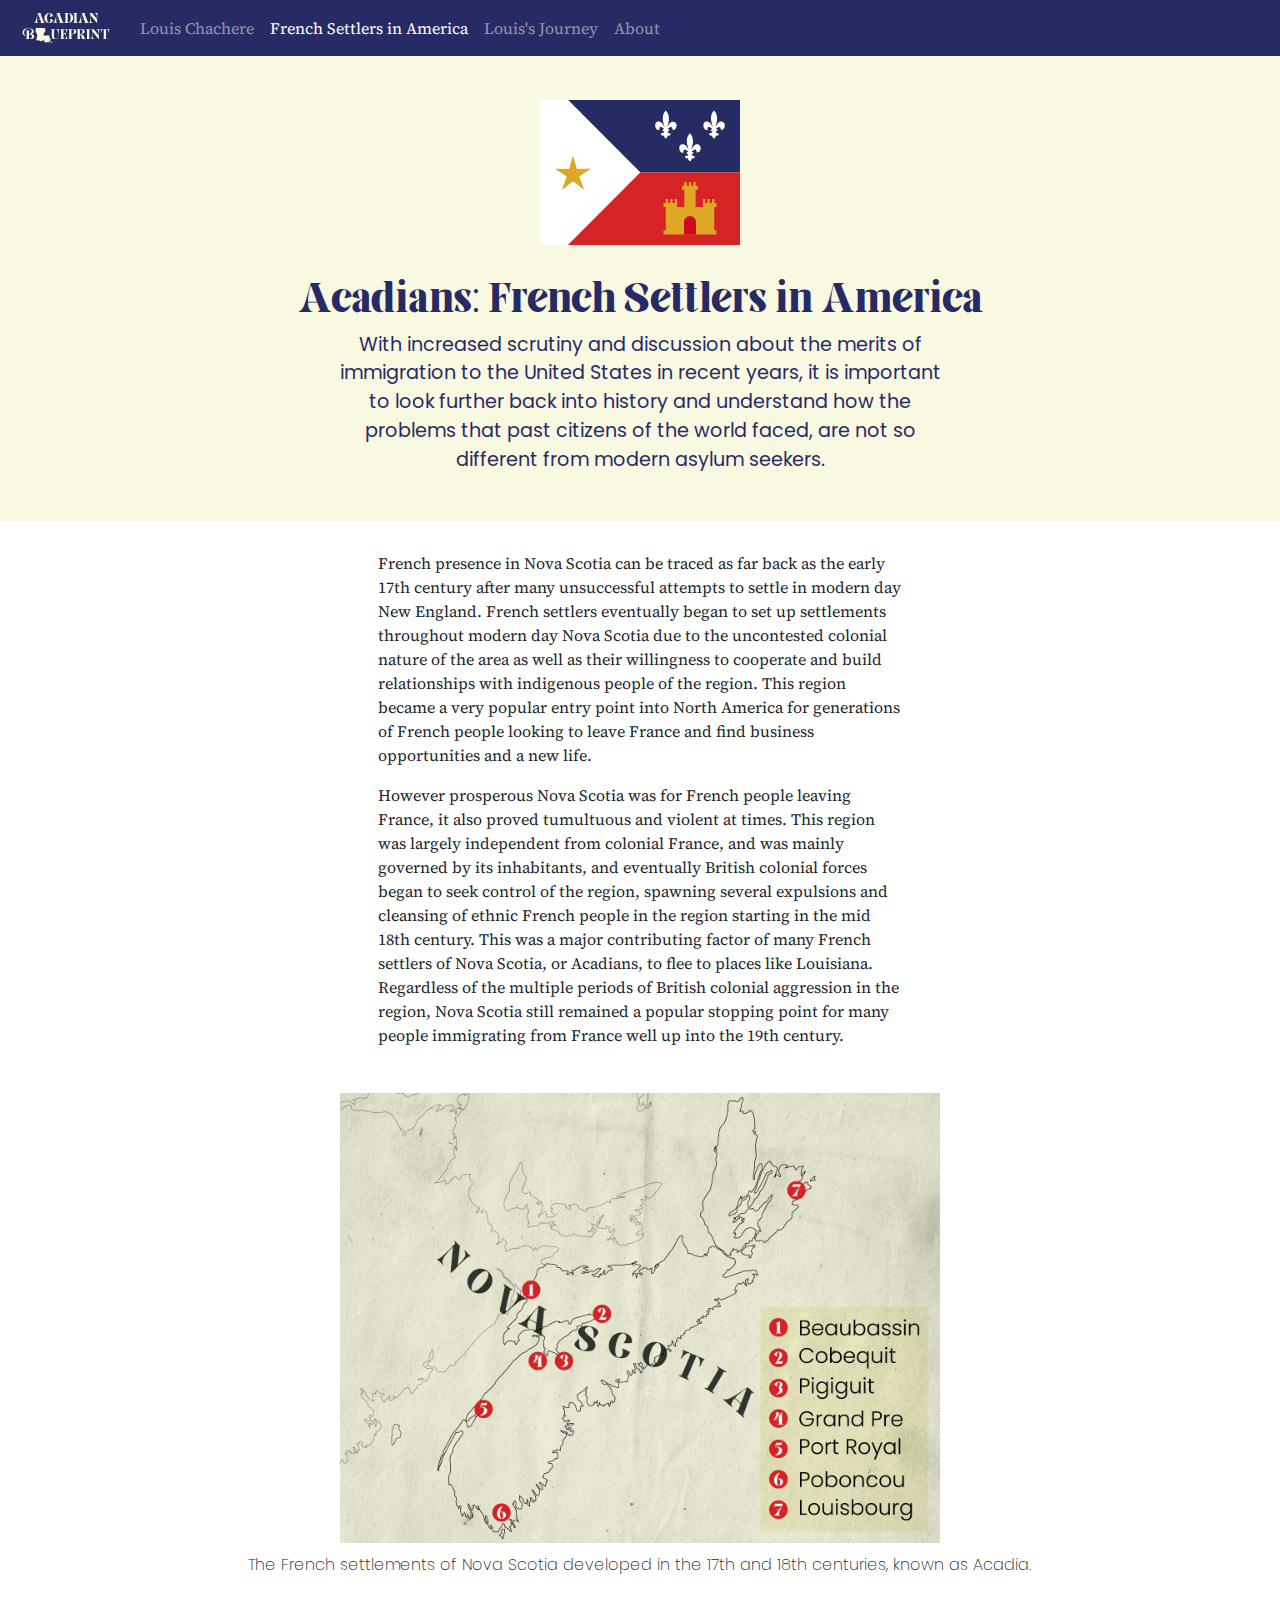
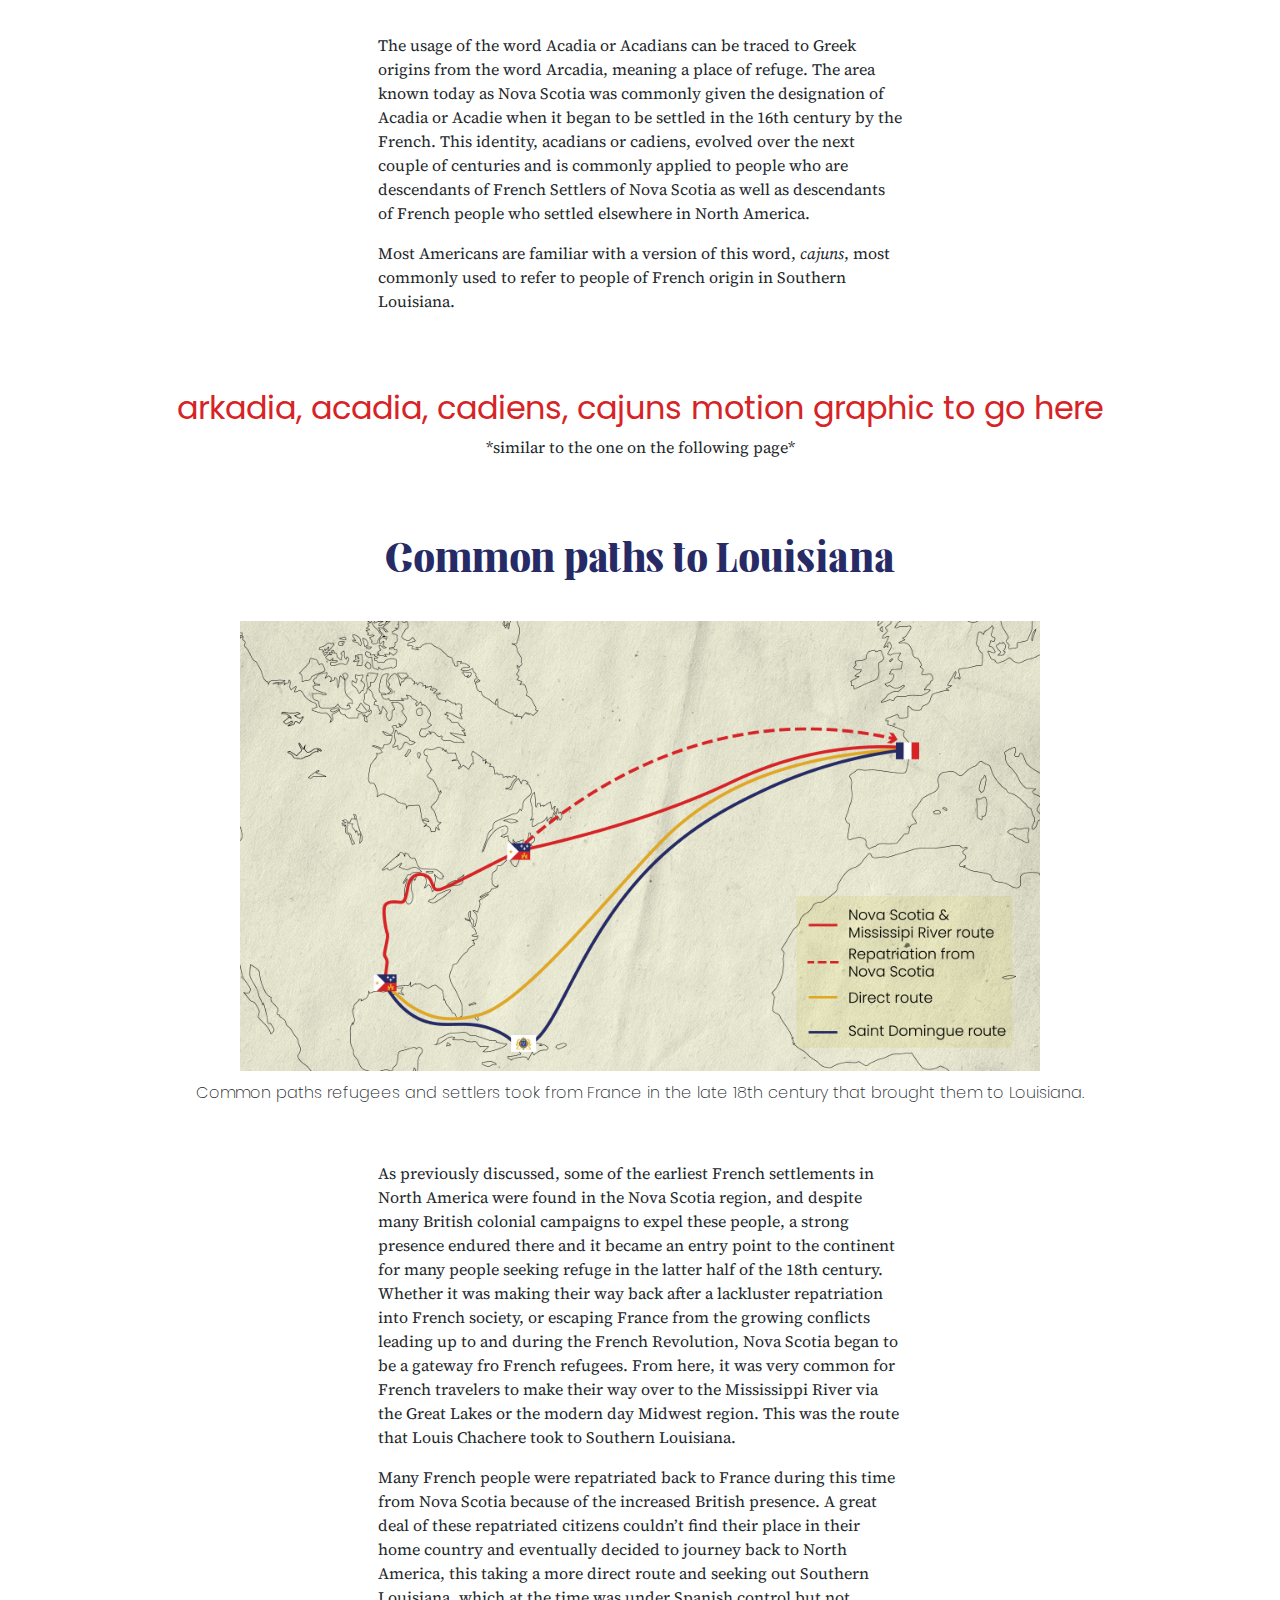
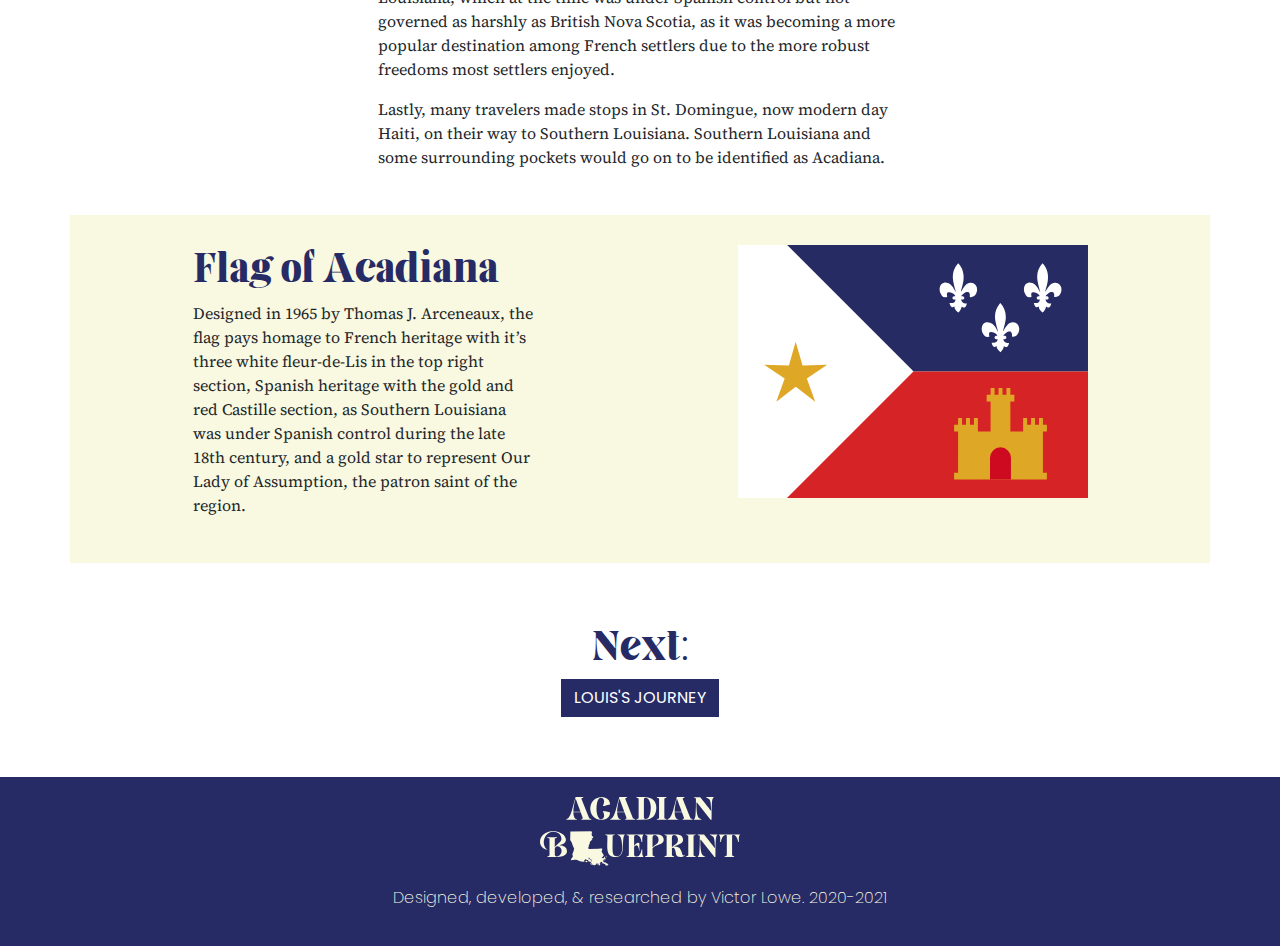
<file: French-settlers.html>
<!doctype html>
<html lang="en">

<head>
    <!-- Required meta tags -->
    <meta charset="utf-8">
    <meta name="viewport" content="width=device-width, initial-scale=1, shrink-to-fit=no">

    <!-- Bootstrap CSS -->
    <link rel="stylesheet" href="https://stackpath.bootstrapcdn.com/bootstrap/4.3.1/css/bootstrap.min.css"
        integrity="sha384-ggOyR0iXCbMQv3Xipma34MD+dH/1fQ784/j6cY/iJTQUOhcWr7x9JvoRxT2MZw1T" crossorigin="anonymous">
    <link rel="stylesheet" href="styles.css">
    <link rel="preconnect" href="https://fonts.gstatic.com">
    <link href="https://fonts.googleapis.com/css2?family=Source+Serif+Pro:wght@200;400&display=swap" rel="stylesheet">
    <link rel="preconnect" href="https://fonts.gstatic.com">
    <link href="https://fonts.googleapis.com/css2?family=Poppins:wght@100;200&display=swap" rel="stylesheet">

    <title>Acadian Blueprint</title>
</head>

<body>

    <!-- Nav -->
    <nav class="navbar navbar-expand-lg fixed-top navbar-dark navbar-custom">
        <a class="navbar-brand" href="#">
            <img src="img/logo.svg" width=100 height="30" class="d-inline-block align-top" alt="">
        </a>
        <button class="navbar-toggler" type="button" data-toggle="collapse" data-target="#navbarNavAltMarkup"
            aria-controls="navbarNavAltMarkup" aria-expanded="false" aria-label="Toggle navigation">
            <span class="navbar-toggler-icon"></span>
        </button>
        <div class="collapse navbar-collapse" id="navbarNavAltMarkup">
            <div class="navbar-nav colorme">
                <a class="nav-item nav-link navlink" href="index.html">Louis Chachere</a>
                <a class="nav-item navcolor navcolor active nav-link" href="French-settlers.html">French Settlers in
                    America<span class="sr-only">(current)</span></a>
                <a class="nav-item navcolor nav-link" href="Louis's-Journey.html">Louis's Journey</a>
                <a class="nav-item navcolor nav-link" href="#">About</a>
            </div>
        </div>
    </nav>


    <!-- intro -->

    <div class="container-fluid" style="background-color:#F9F8E1; padding-top: 100px; padding-bottom: 30px;">
        <div class="row justify-content-center">
            <div class="col-md-6 text-center">
                <img src="img/acadianflag.svg" style="padding-bottom: 30px;" width=200px alt="flag of Acadiana">
            </div>
        </div>
        <div class="row justify-content-center">
            <h1>Acadians: French
                Settlers in America</h1>
        </div>

        <div class="row justify-content-center">

            <div class="col-md-6 text-center">

                <p class="intro">With
                    increased scrutiny and discussion about the merits of immigration to the United States in recent
                    years, it is important to look further back into history and understand how the problems that past
                    citizens of the
                    world faced, are not so different from modern asylum seekers.</p>

            </div>
        </div>

    </div>

    <!-- main copy -->
    <div class="container" style="padding: 30px;">

        <div class="row justify-content-center">
            <div class="col-md-6 text-align-center">
                <p>French presence in Nova Scotia can be traced as far back as the early 17th
                    century after many unsuccessful attempts to settle in modern day New
                    England. French settlers eventually began to set up settlements throughout
                    modern day Nova Scotia due to the uncontested colonial nature of the area
                    as well as their willingness to cooperate and build relationships with
                    indigenous people of the region. This region became a very popular entry
                    point into North America for generations of French people looking to leave
                    France and find business opportunities and a new life.
                </p>
                <p>However prosperous Nova Scotia was for French people leaving France, it
                    also proved tumultuous and violent at times. This region was largely
                    independent from colonial France, and was mainly governed by its
                    inhabitants, and eventually British colonial forces began to seek control of
                    the region, spawning several expulsions and cleansing of ethnic French
                    people in the region starting in the mid 18th century. This was a major
                    contributing factor of many French settlers of Nova Scotia, or Acadians, to
                    flee to places like Louisiana. Regardless of the multiple periods of British
                    colonial aggression in the region, Nova Scotia still remained a popular
                    stopping point for many people immigrating from France well up into the
                    19th century.</p>
            </div>
        </div>
    </div>

    <!-- nova scotia map -->

    <div class="container">
        <div class="row justify-content-center">
            <div class="col-md-8 col-sm-6 text-center">
                <img src="img/novascotia_settlements.jpg" width=600px alt="Nova Scotia French Settlements">
            </div>
        </div>
    </div>

    <div class="container" style="padding: 10px;">
        <div class="row justify-content-center">
            <div class="col-md-10 text-center">
                <p class="caption">The French settlements of Nova Scotia developed in the 17th and 18th centuries, known
                    as Acadia.
                </p>
            </div>
        </div>
    </div>



    <!-- more text and pull quote -->
    <div class="container" style="padding: 30px;">
        <div class="row justify-content-center">
            <div class="col-md-6">
                <p>The usage of the word Acadia or Acadians can be traced to Greek origins
                    from the word Arcadia, meaning a place of refuge. The area known today as
                    Nova Scotia was commonly given the designation of Acadia or Acadie when
                    it began to be settled in the 16th century by the French. This identity,
                    acadians or cadiens, evolved over the next couple of centuries and is
                    commonly applied to people who are descendants of French Settlers of Nova
                    Scotia as well as descendants of French people who settled elsewhere in
                    North America.
                </p>
                <p>Most Americans are familiar with a version of this word,
                    <em>cajuns</em>, most commonly used to refer to people of French origin in Southern
                    Louisiana.</p>
            </div>
        </div>
    </div>


    <div class="container" style="padding: 30px;">
        <div class="row justify-content-center">
            <h2>arkadia, acadia, cadiens, cajuns motion graphic to go here</h2>
            <p>*similar to the one on the following page*</p>
        </div>
    </div>
    <!-- video -->
    <!-- <div class="container">
        <div class="row justify-content-center text-center">

            <div class="bgvideo col-md-8">
                <video width="100%" autoplay muted loop>
                    <source src="img/chachere_v1.mp4" type="video/mp4">
                    Your browser does not support the video tag.
                </video>
            </div>
        </div>
    </div> -->

    <!-- common paths -->
    <div class="container" style="padding: 30px;">
        <div class="row justify-content-center">
            <h1>Common paths
                to Louisiana</h1>
        </div>
    </div>

    <!-- routes -->
    <div class="container">
        <div class="row justify-content-center">
            <div class="col-md-10 col-sm-6 text-center">
                <img src="img/routes-to-LA.jpg" width=800px alt="French routes to Louisisana">
            </div>
        </div>
    </div>

    <div class="container" style="padding: 10px;">
        <div class="row justify-content-center">
            <div class="col-md-10 text-center">
                <p class="caption">Common paths refugees and settlers took from France in the late 18th century that
                    brought them to Louisiana.
                </p>
            </div>
        </div>
    </div>

    <div class="container" style="padding: 30px;">

        <div class="row justify-content-center">
            <div class="col-md-6 text-align-center">

                <p>As previously discussed, some of the earliest French settlements in North
                    America were found in the Nova Scotia region, and despite many British
                    colonial campaigns to expel these people, a strong presence endured there
                    and it became an entry point to the continent for many people seeking
                    refuge in the latter half of the 18th century. Whether it was making their way
                    back after a lackluster repatriation into French society, or escaping France
                    from the growing conflicts leading up to and during the French Revolution,
                    Nova Scotia began to be a gateway fro French refugees.
                    From here, it was very common for French travelers to make their way over
                    to the Mississippi River via the Great Lakes or the modern day Midwest
                    region. This was the route that Louis Chachere took to Southern Louisiana.</p>
                <p>Many French people were repatriated back to France during this time from
                    Nova Scotia because of the increased British presence. A great deal of these
                    repatriated citizens couldn’t find their place in their home country and
                    eventually decided to journey back to North America, this taking a more
                    direct route and seeking out Southern Louisiana, which at the time was
                    under Spanish control but not governed as harshly as British Nova Scotia, as
                    it was becoming a more popular destination among French settlers due to
                    the more robust freedoms most settlers enjoyed.</p>
                <p>Lastly, many travelers made stops in St. Domingue, now modern day Haiti,
                    on their way to Southern Louisiana. Southern Louisiana and some
                    surrounding pockets would go on to be identified as Acadiana.</p>
            </div>
        </div>
    </div>

    <!-- Flag of Acadiana -->
    <div class="container" style="background-color: #F9F8E1; padding: 30px;">
        <div class="row justify-content-center">
            <div class="col-md-4">
                <h1>Flag of Acadiana</h1>
                <p>Designed in 1965 by Thomas J. Arceneaux, the flag pays homage to French heritage with it’s three
                    white fleur-de-Lis in the top right section, Spanish heritage with the gold and red Castille
                    section, as Southern Louisiana was under Spanish control during the late 18th century, and a
                    gold
                    star to represent Our Lady of Assumption, the patron saint of the region. </p>

            </div>
            <div class="col-md-6 d-flex align-items-end flex-column">
                <img src="img/acadianflag.svg" width="350px" alt="Flag of Acadiana">
            </div>
        </div>
    </div>

    <!-- NEXT -->
    <div class="container" style="margin-top: 60px; margin-bottom: 60px;">
        <div class="row justify-content-center text-center">
            <div class="col-md-4 ">
                <h1>Next:</h1>
                <button type="button" class="btn btn-primary"><a class="btn-primary" href="Louis's-Journey.html"
                        role="button">LOUIS'S JOURNEY</a>
                </button>
            </div>
        </div>
    </div>

    <!-- FOOTER -->
    <div class="container-fluid" style="background-color:#262B65; padding: 20px; margin: none;">
        <div class="row justify-content-center text-center" style="border-bottom-color: #F9F8E1;">
            <div class="col-md-4">
                <img src="img/logo.svg" width=200px alt="logo">
            </div>
        </div>
        <div class="row justify-content-center text-center" style="padding-top: 20px;">
            <div class="col-md-8">
                <p class="footerP">Designed, developed, & researched by Victor Lowe. 2020-2021</p>
            </div>
        </div>

    </div>

</body>
</file>
<file: styles.css>
@font-face {
    font-family: Elika Gorika;
    src: url(fonts/Elika\ Gorica.ttf)
}


.navbar-custom {
    background-color: #262B65;
}


a {
    font-family: 'Source Serif Pro', serif;

}

h1 {
    font-family: Elika Gorika;
    color: #262B65;
}

h1.quote {
    font-family: Elika Gorika;
    font-size: 100pt;
}

h2 {
    font-family: 'Poppins', sans-serif;
    font-weight: 400;
    color: #D62326;
}

p {
    font-family: 'Source Serif Pro', serif;
}

p.intro {
    font-family: 'Poppins', sans-serif;
    font-weight: 400;
    color: #262B65;
    font-size: larger;

}

p.caption {
    font-family: 'Poppins', sans-serif;
    font-weight: 200;
}

p.caption-cream {
    font-family: 'Poppins', sans-serif;
    font-weight: 200;
    color: #262B65;

    border-color: #D62326;
}

p.quote {
    font-family: 'Source Serif Pro', serif;
    color: #262B65;
    font-size: x-large;
    font-weight: 200;

}

p.footerP {
    font-family: 'Poppins', sans-serif;
    font-weight: 200;
    color: #F9F8E1;
}

.colorme.a {
    color: #F9F8E1;
}

.hero-image {
    display: flex;
    flex-direction: column;
    background-image: url("img/background_placeholder.jpg");
    min-height: 800px;
    height: 100%;
    align-self: center;
    background-repeat: no-repeat;
    background-size: cover;
    background-attachment: fixed;
    align-items: center;
    justify-content: center;
}

.hero-text {
    text-align: center;
    color: white;
    font-family: 'Source Serif Pro', serif;
    font-weight: 400;
    padding: 20px;
}




.btn-primary {
    border-radius: 0;
    background-color: #262B65;
    border-color: #262B65;
    font-family: 'Poppins', sans-serif;
    font-weight: 400;
}

.btn-primary:hover {
    background-color: #F9F8E1;
    border-color: #262B65;
    color: #262B65;
}
</file>
